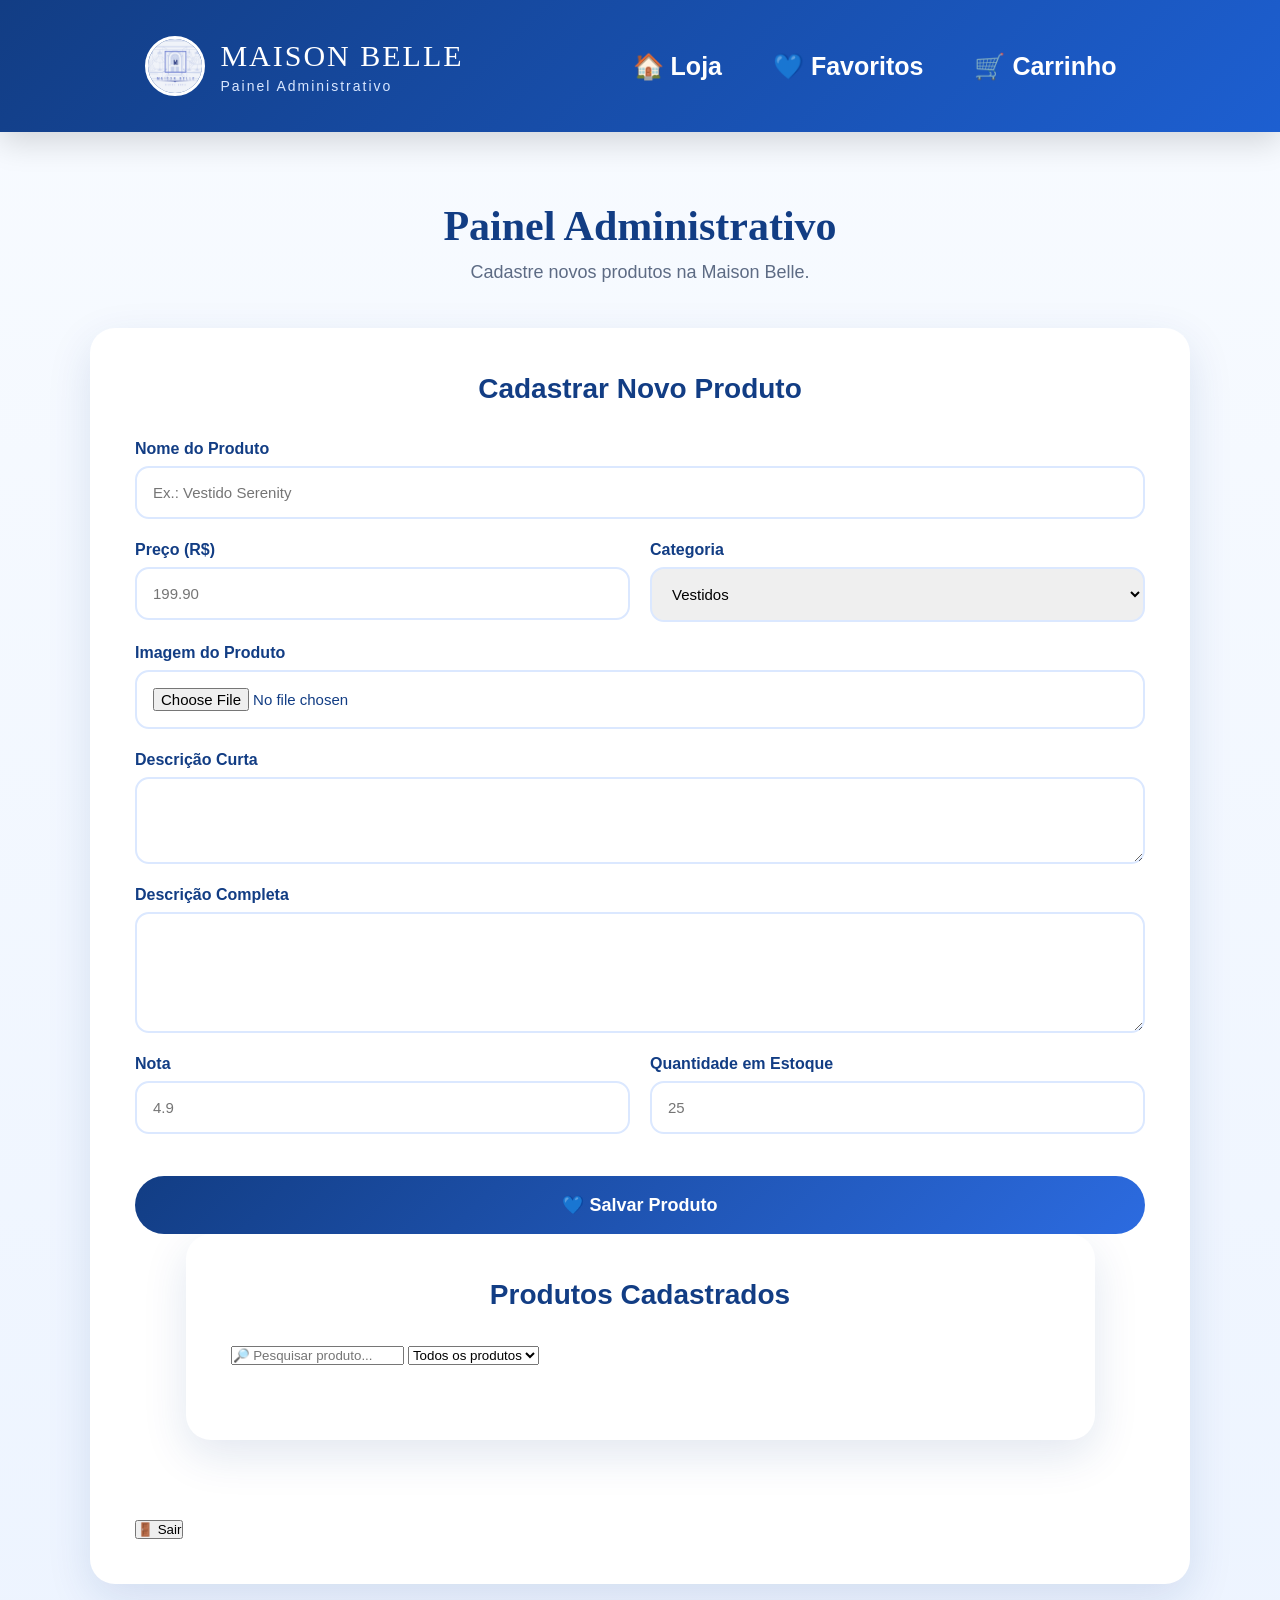
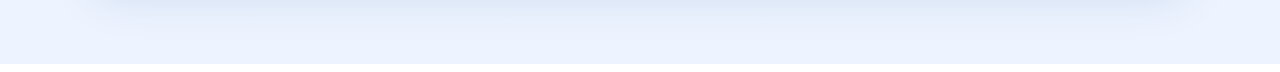
<file: admin.html>
<!DOCTYPE html>
<html lang="pt-BR">

<head>

    <meta charset="UTF-8">
    <meta name="viewport" content="width=device-width, initial-scale=1.0">

    <title>Painel Administrativo | Maison Belle</title>
<link rel="stylesheet" href="css/estilo.css">
<link rel="stylesheet" href="css/admin.css">

</head>

<body>

<header>

    <nav>

        <div class="logo">

            <img src="imagens/logo.png.png" alt="Maison Belle">

            <div>

                <h1>MAISON BELLE</h1>

                <p>Painel Administrativo</p>

            </div>

        </div>

        <div class="icones">

            <a href="index.html">🏠 Loja</a>

            <a href="favoritos.html">💙 Favoritos</a>

            <a href="carrinho.html">🛒 Carrinho</a>

        </div>

    </nav>

</header>

<section class="titulo-admin">

    <h2>Painel Administrativo</h2>

    <p>Cadastre novos produtos na Maison Belle.</p>

</section>

    <section class="painel">

<h3>Cadastrar Novo Produto</h3>

<form id="formProduto">

<div class="grupo">

<label>Nome do Produto</label>

<input
type="text"
id="nome"
placeholder="Ex.: Vestido Serenity"
required>

</div>

<div class="linha">

<div class="grupo">

<label>Preço (R$)</label>

<input
type="number"
id="preco"
step="0.01"
placeholder="199.90"
required>

</div>

<div class="grupo">

<label>Categoria</label>

<select id="categoria">

<option value="vestidos">Vestidos</option>

<option value="conjuntos">Conjuntos</option>

<option value="blusas">Blusas</option>

<option value="calcas">Calças</option>

<option value="shorts">Shorts</option>

</select>

</div>

</div>

<div class="grupo">
<label>Imagem do Produto</label>

<input
type="file"
id="imagemArquivo"
accept="image/*">
</div>

<div class="grupo">

<label>Descrição Curta</label>

<textarea
id="descricao"
rows="3"></textarea>

</div>

<div class="grupo">

<label>Descrição Completa</label>

<textarea
id="descricaoCompleta"
rows="5"></textarea>

</div>

<div class="linha">

<div class="grupo">

<label>Nota</label>

<input
type="number"
id="avaliacao"
step="0.1"
min="0"
max="5"
placeholder="4.9">

</div>

<div class="grupo">

<label>Quantidade em Estoque</label>

<input
type="number"
id="estoque"
placeholder="25">

</div>

</div>
<button
type="submit"
class="btn-salvar"
id="botaoSalvar">

💙 Salvar Produto

</button>


<button
type="button"
class="btn-cancelar"
id="botaoCancelar"
style="display:none;">

Cancelar Edição

</button>

</form>
<section class="painel lista-admin">

    <h3>
        Produtos Cadastrados
    </h3>

<input 
type="text"
id="pesquisaProduto"
placeholder="🔎 Pesquisar produto..."
>
<select id="filtroCategoria">

<option value="todos">
Todos os produtos
</option>

<option value="vestidos">
Vestidos
</option>

<option value="conjuntos">
Conjuntos
</option>

<option value="blusas">
Blusas
</option>

<option value="calcas">
Calças
</option>

<option value="shorts">
Shorts
</option>

</select>
    <div id="produtos-admin">

    </div>


</section>
<button id="sair">
🚪 Sair
</button>

<script src="js/produtos.js"></script>
<script type="module" src="js/admin.js"></script>
</body>

</html>
</file>
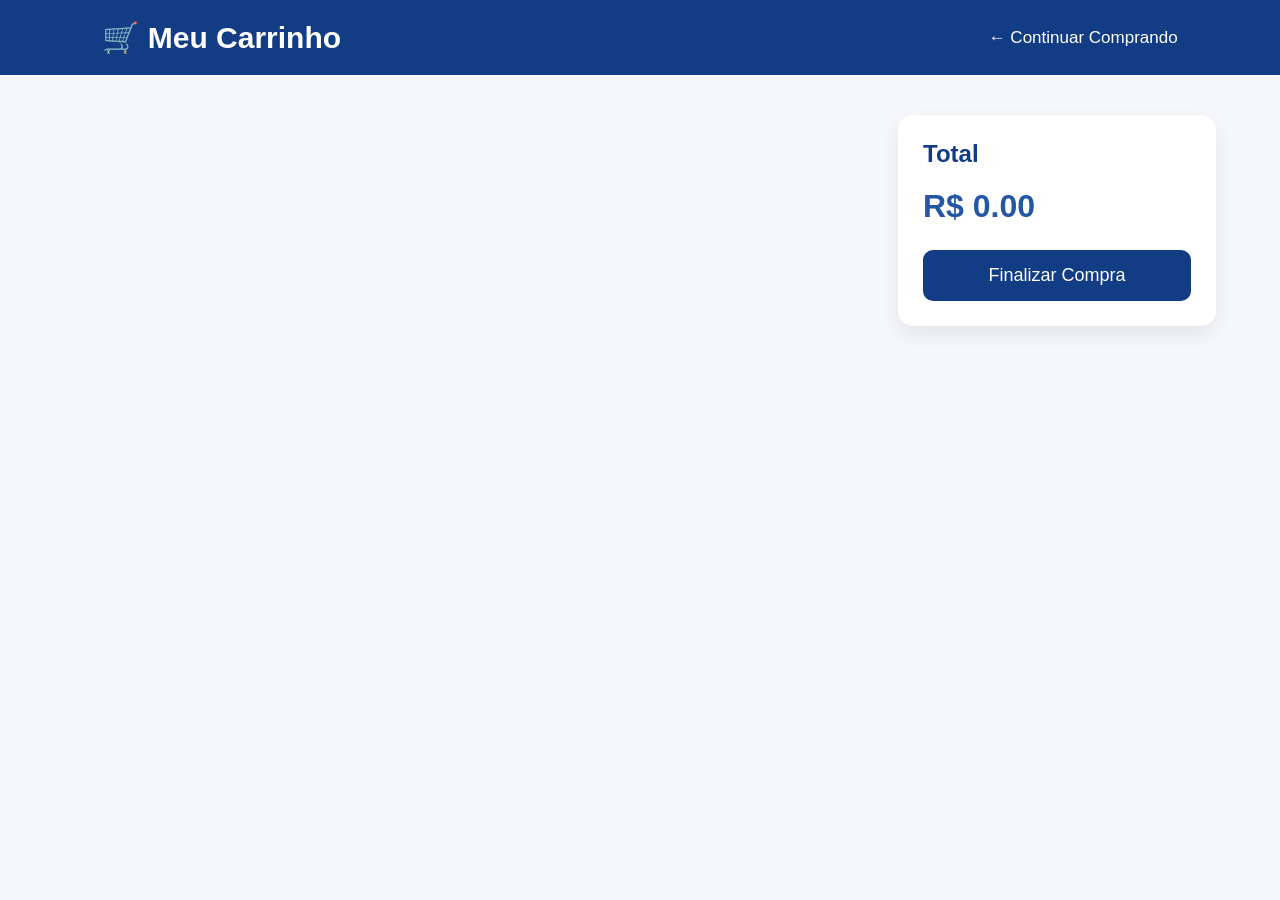
<file: carrinho.html>
<!DOCTYPE html>
<html lang="pt-BR">

<head>

    <meta charset="UTF-8">

    <meta name="viewport" content="width=device-width, initial-scale=1.0">

    <title>Meu Carrinho | Maison Belle</title>

    <link rel="stylesheet" href="css/carrinho.css">

</head>

<body onload="carregarCarrinho()">

<header>

    <h1>🛒 Meu Carrinho</h1>

    <a href="index.html" class="voltar">
        ← Continuar Comprando
    </a>

</header>

<main>

    <div id="listaCarrinho">

    </div>

    <div class="resumo">

        <h2>Total</h2>

        <h3 id="valorTotal">

            R$ 0,00

        </h3>

<button class="comprar" onclick="window.location.href='checkout.html'">

Finalizar Compra

</button>
    </div>

</main>

<script src="js/script.js"></script>

</body>

</html>
</file>
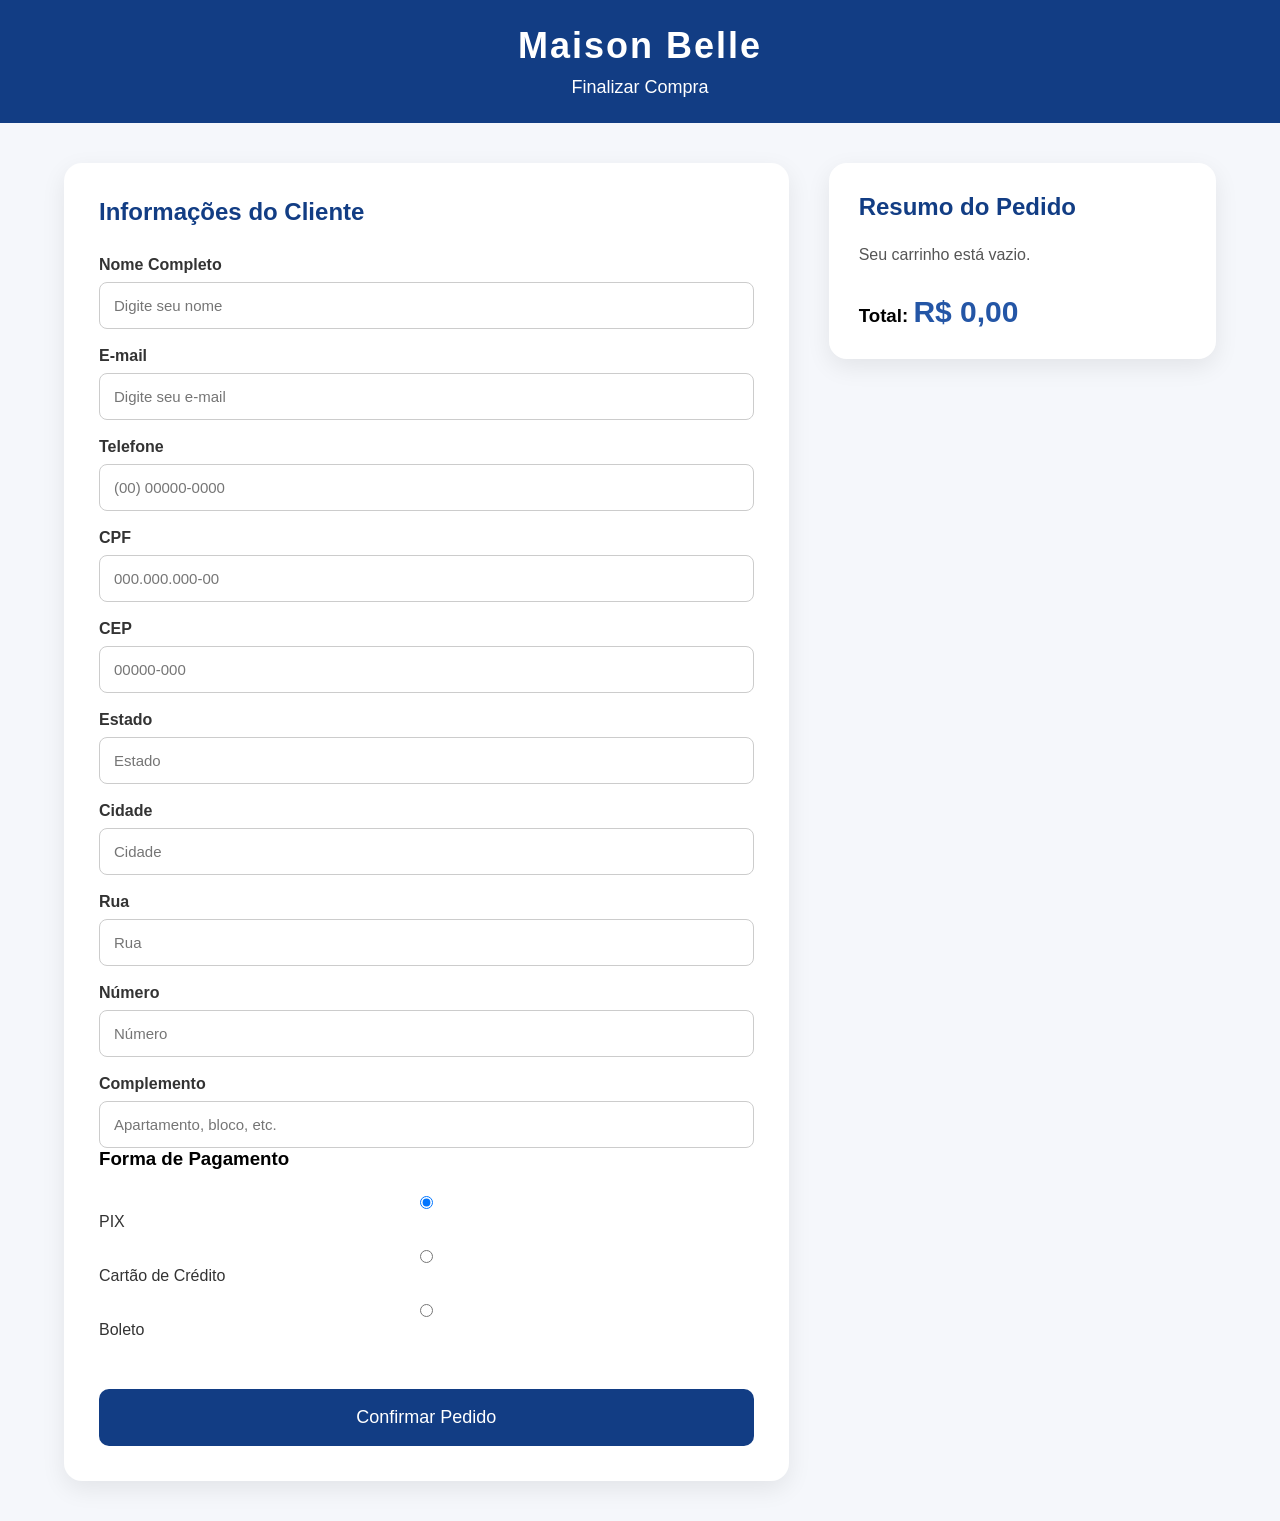
<file: checkout.html>
<!DOCTYPE html>
<html lang="pt-BR">

<head>

    <meta charset="UTF-8">

    <meta name="viewport" content="width=device-width, initial-scale=1.0">

    <title>Checkout | Maison Belle</title>

    <link rel="stylesheet" href="css/checkout.css">

</head>

<body>

<header class="topo">

    <h1>Maison Belle</h1>

    <p>Finalizar Compra</p>

</header>

<div class="checkout">

    <div class="formulario">

        <h2>Informações do Cliente</h2>

        <form action="pedido-confirmado.html">

            <label>Nome Completo</label>
            <input type="text" placeholder="Digite seu nome" required>

            <label>E-mail</label>
            <input type="email" placeholder="Digite seu e-mail" required>

            <label>Telefone</label>
            <input type="tel" placeholder="(00) 00000-0000" required>

            <label>CPF</label>
            <input type="text" placeholder="000.000.000-00" required>

            <label>CEP</label>
            <input type="text" placeholder="00000-000" required>

            <label>Estado</label>
            <input type="text" placeholder="Estado" required>

            <label>Cidade</label>
            <input type="text" placeholder="Cidade" required>

            <label>Rua</label>
            <input type="text" placeholder="Rua" required>

            <label>Número</label>
            <input type="text" placeholder="Número" required>

            <label>Complemento</label>
            <input type="text" placeholder="Apartamento, bloco, etc.">

            <h3>Forma de Pagamento</h3>

            <div class="pagamento">

                <label>
                    <input type="radio" name="pagamento" checked>
                    PIX
                </label>

                <label>
                    <input type="radio" name="pagamento">
                    Cartão de Crédito
                </label>

                <label>
                    <input type="radio" name="pagamento">
                    Boleto
                </label>

            </div>

            <button type="submit">

                Confirmar Pedido

            </button>

        </form>

    </div>

    <div class="resumo">

        <h2>Resumo do Pedido</h2>

        <div id="resumoPedido">

            Os produtos aparecerão aqui.

        </div>

        <h3>

            Total:

            <span id="totalPedido">

                R$ 0,00

            </span>

        </h3>

    </div>

</div>

<script src="js/checkout.js"></script>

</body>

</html>
</file>
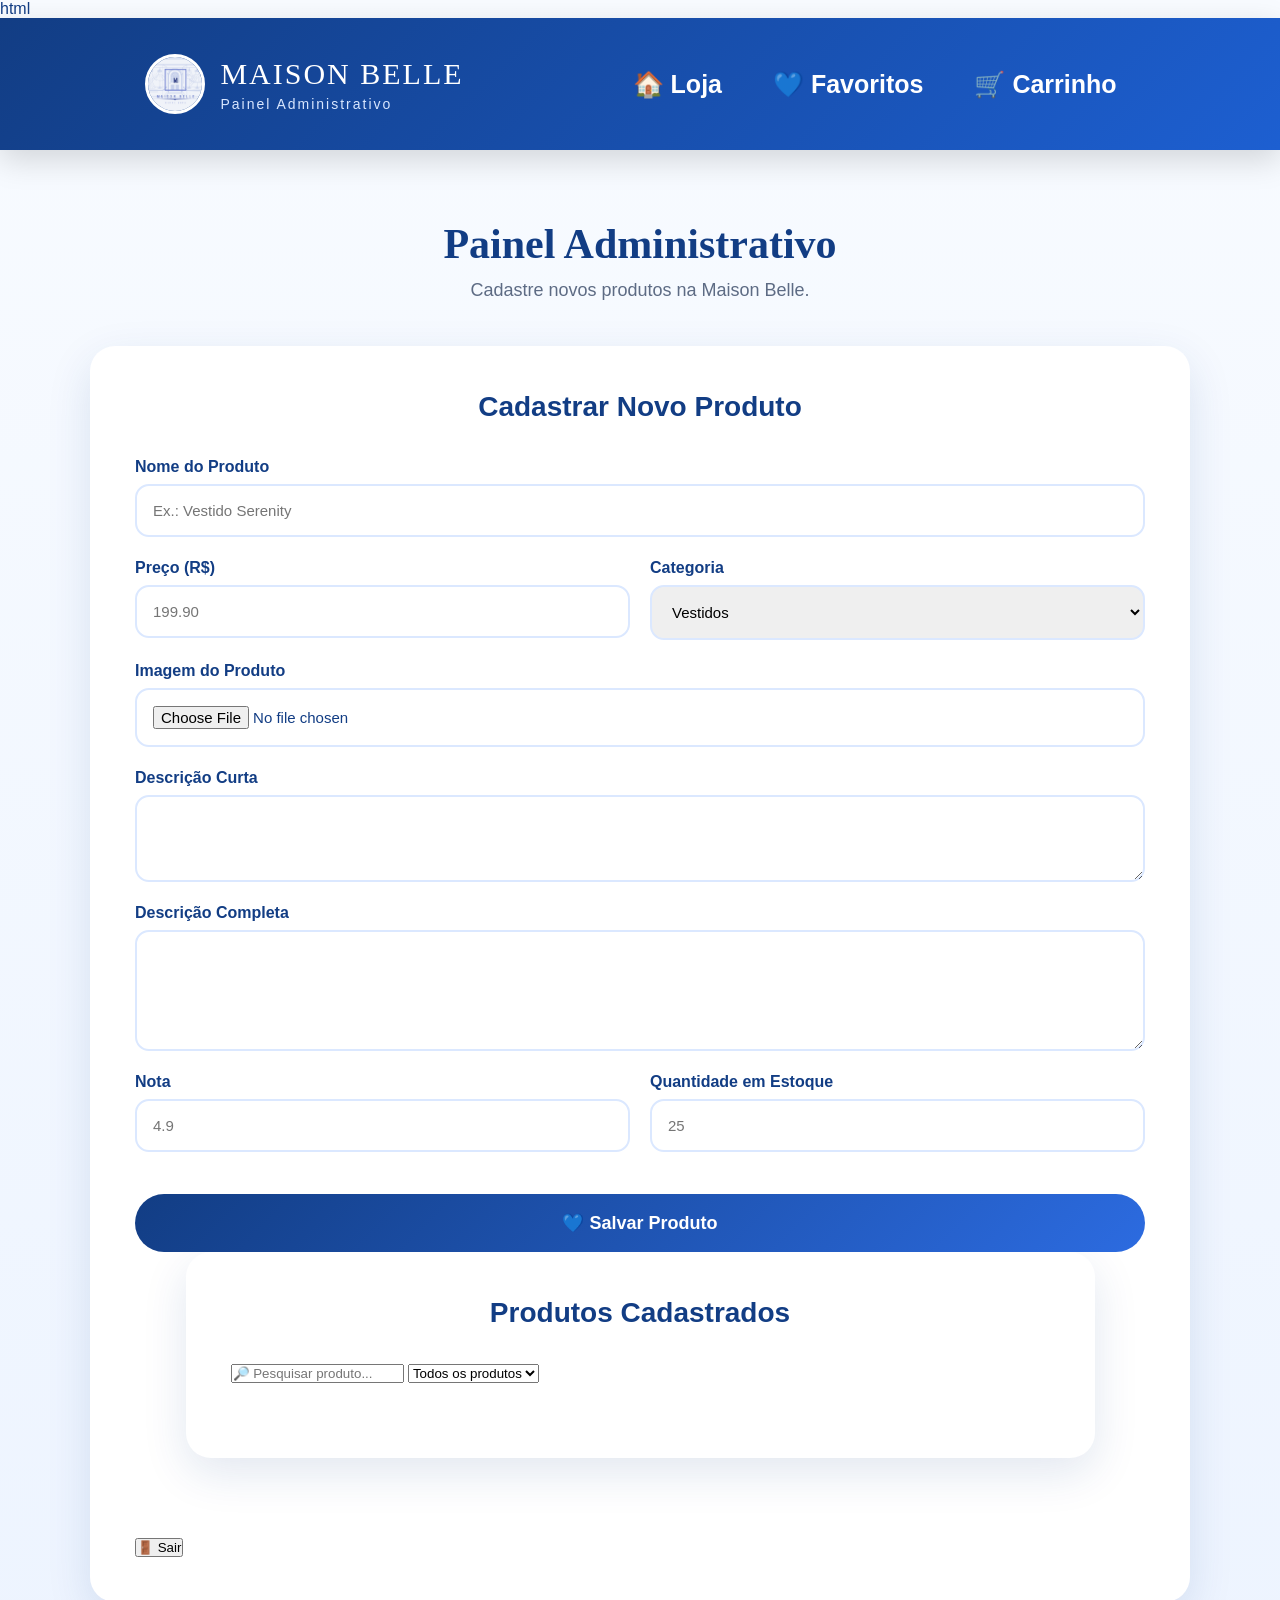
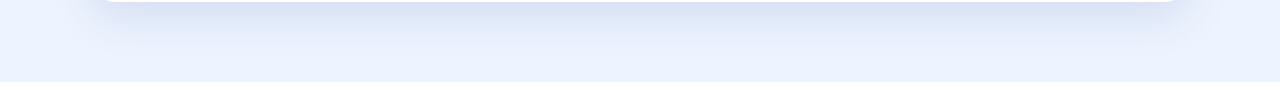
<file: maison belle/index/admin.html>
html<!DOCTYPE html>
<html lang="pt-BR">

<head>

    <meta charset="UTF-8">
    <meta name="viewport" content="width=device-width, initial-scale=1.0">

    <title>Painel Administrativo | Maison Belle</title>
<link rel="stylesheet" href="/css/estilo.css">
<link rel="stylesheet" href="/css/admin.css">

</head>

<body>

<header>

    <nav>

        <div class="logo">

           <img src="/imagens/logo.png.png" alt="Maison Belle">

            <div>

                <h1>MAISON BELLE</h1>

                <p>Painel Administrativo</p>

            </div>

        </div>

        <div class="icones">

            <a href="index.html">🏠 Loja</a>

            <a href="favoritos.html">💙 Favoritos</a>

            <a href="carrinho.html">🛒 Carrinho</a>

        </div>

    </nav>

</header>

<section class="titulo-admin">

    <h2>Painel Administrativo</h2>

    <p>Cadastre novos produtos na Maison Belle.</p>

</section>

    <section class="painel">

<h3>Cadastrar Novo Produto</h3>

<form id="formProduto">

<div class="grupo">

<label>Nome do Produto</label>

<input
type="text"
id="nome"
placeholder="Ex.: Vestido Serenity"
required>

</div>

<div class="linha">

<div class="grupo">

<label>Preço (R$)</label>

<input
type="number"
id="preco"
step="0.01"
placeholder="199.90"
required>

</div>

<div class="grupo">

<label>Categoria</label>

<select id="categoria">

<option value="vestidos">Vestidos</option>

<option value="conjuntos">Conjuntos</option>

<option value="blusas">Blusas</option>

<option value="calcas">Calças</option>

<option value="shorts">Shorts</option>

</select>

</div>

</div>

<div class="grupo">
<label>Imagem do Produto</label>

<input
type="file"
id="imagemArquivo"
accept="image/*">
</div>

<div class="grupo">

<label>Descrição Curta</label>

<textarea
id="descricao"
rows="3"></textarea>

</div>

<div class="grupo">

<label>Descrição Completa</label>

<textarea
id="descricaoCompleta"
rows="5"></textarea>

</div>

<div class="linha">

<div class="grupo">

<label>Nota</label>

<input
type="number"
id="avaliacao"
step="0.1"
min="0"
max="5"
placeholder="4.9">

</div>

<div class="grupo">

<label>Quantidade em Estoque</label>

<input
type="number"
id="estoque"
placeholder="25">

</div>

</div>
<button
type="submit"
class="btn-salvar"
id="botaoSalvar">

💙 Salvar Produto

</button>


<button
type="button"
class="btn-cancelar"
id="botaoCancelar"
style="display:none;">

Cancelar Edição

</button>

</form>
<section class="painel lista-admin">

    <h3>
        Produtos Cadastrados
    </h3>

<input 
type="text"
id="pesquisaProduto"
placeholder="🔎 Pesquisar produto..."
>
<select id="filtroCategoria">

<option value="todos">
Todos os produtos
</option>

<option value="vestidos">
Vestidos
</option>

<option value="conjuntos">
Conjuntos
</option>

<option value="blusas">
Blusas
</option>

<option value="calcas">
Calças
</option>

<option value="shorts">
Shorts
</option>

</select>
    <div id="produtos-admin">

    </div>


</section>
<button id="sair">
🚪 Sair
</button>

<script src="/js/produtos.js"></script>
<script type="module" src="/js/admin.js"></script>
</body>

</html>
</file>
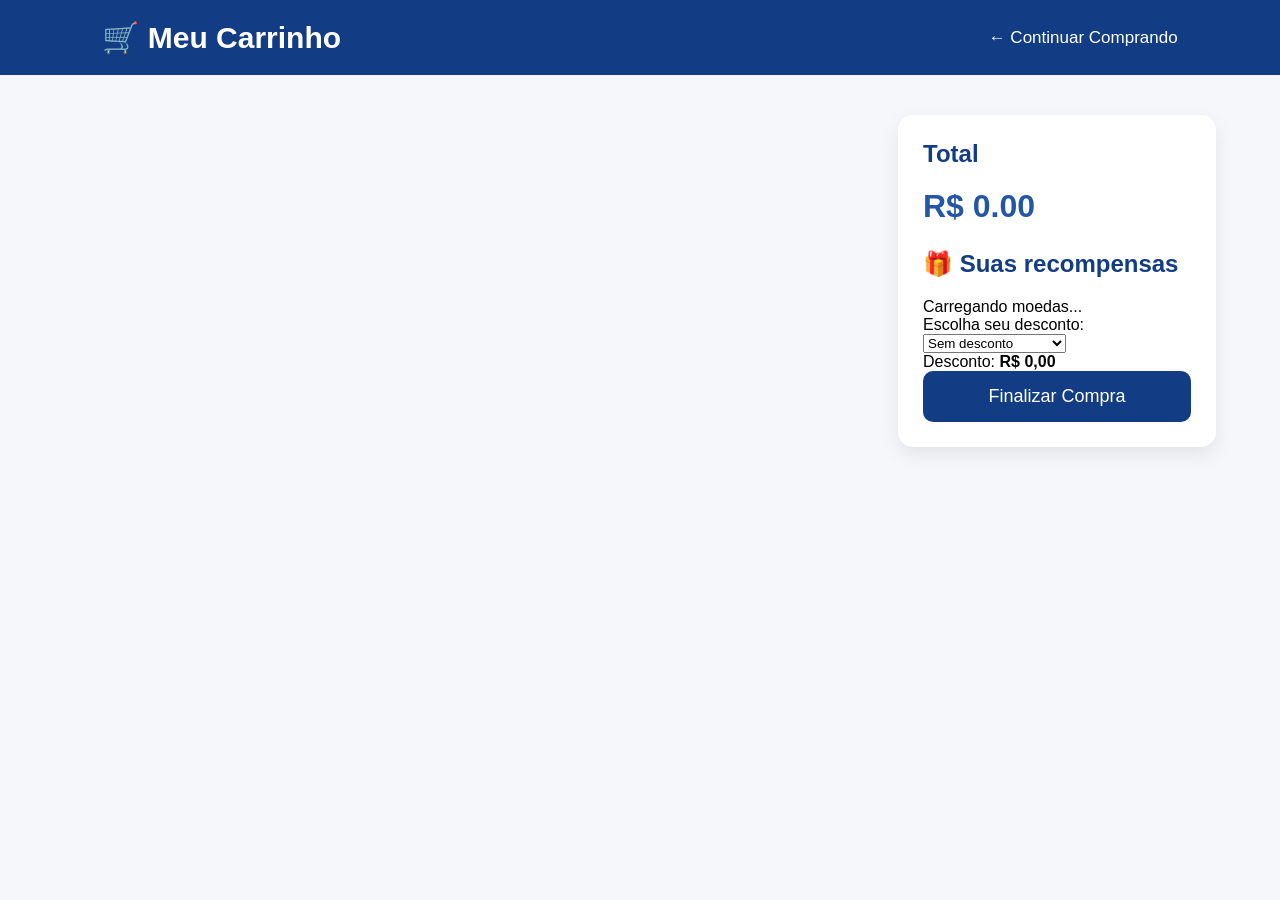
<file: maison belle/index/carrinho.html>
<!DOCTYPE html>
<html lang="pt-BR">

<head>

    <meta charset="UTF-8">

    <meta name="viewport" content="width=device-width, initial-scale=1.0">

    <title>Meu Carrinho | Maison Belle</title>

   <link rel="stylesheet" href="/css/carrinho.css">

</head>

<body onload="carregarCarrinho()">

<header>

    <h1>🛒 Meu Carrinho</h1>

    <a href="index.html" class="voltar">
        ← Continuar Comprando
    </a>

</header>

<main>

    <div id="listaCarrinho">

    </div>

    <div class="resumo">

        <h2>Total</h2>

        <h3 id="valorTotal">

            R$ 0,00

        </h3>

<div class="recompensas">
    <h2>🎁 Suas recompensas</h2>

    <p id="saldo-recompensas">Carregando moedas...</p>

    <label for="recompensa">Escolha seu desconto:</label>

    <select id="recompensa" onchange="aplicarRecompensa()">
        <option value="0">Sem desconto</option>
        <option value="10">10% — 100 moedas</option>
        <option value="15">15% — 200 moedas</option>
        <option value="20">20% — 300 moedas</option>
        <option value="25">25% — 400 moedas</option>
        <option value="30">30% — 500 moedas</option>
    </select>

    <p id="mensagem-recompensa"></p>
    <p>Desconto: <strong id="valorDesconto">R$ 0,00</strong></p>
</div>

<button class="comprar" onclick="window.location.href='checkout.html'">

Finalizar Compra

</button>

    </div>

</main>

<script src="/js/script.js"></script>

</body>

</html>
</file>
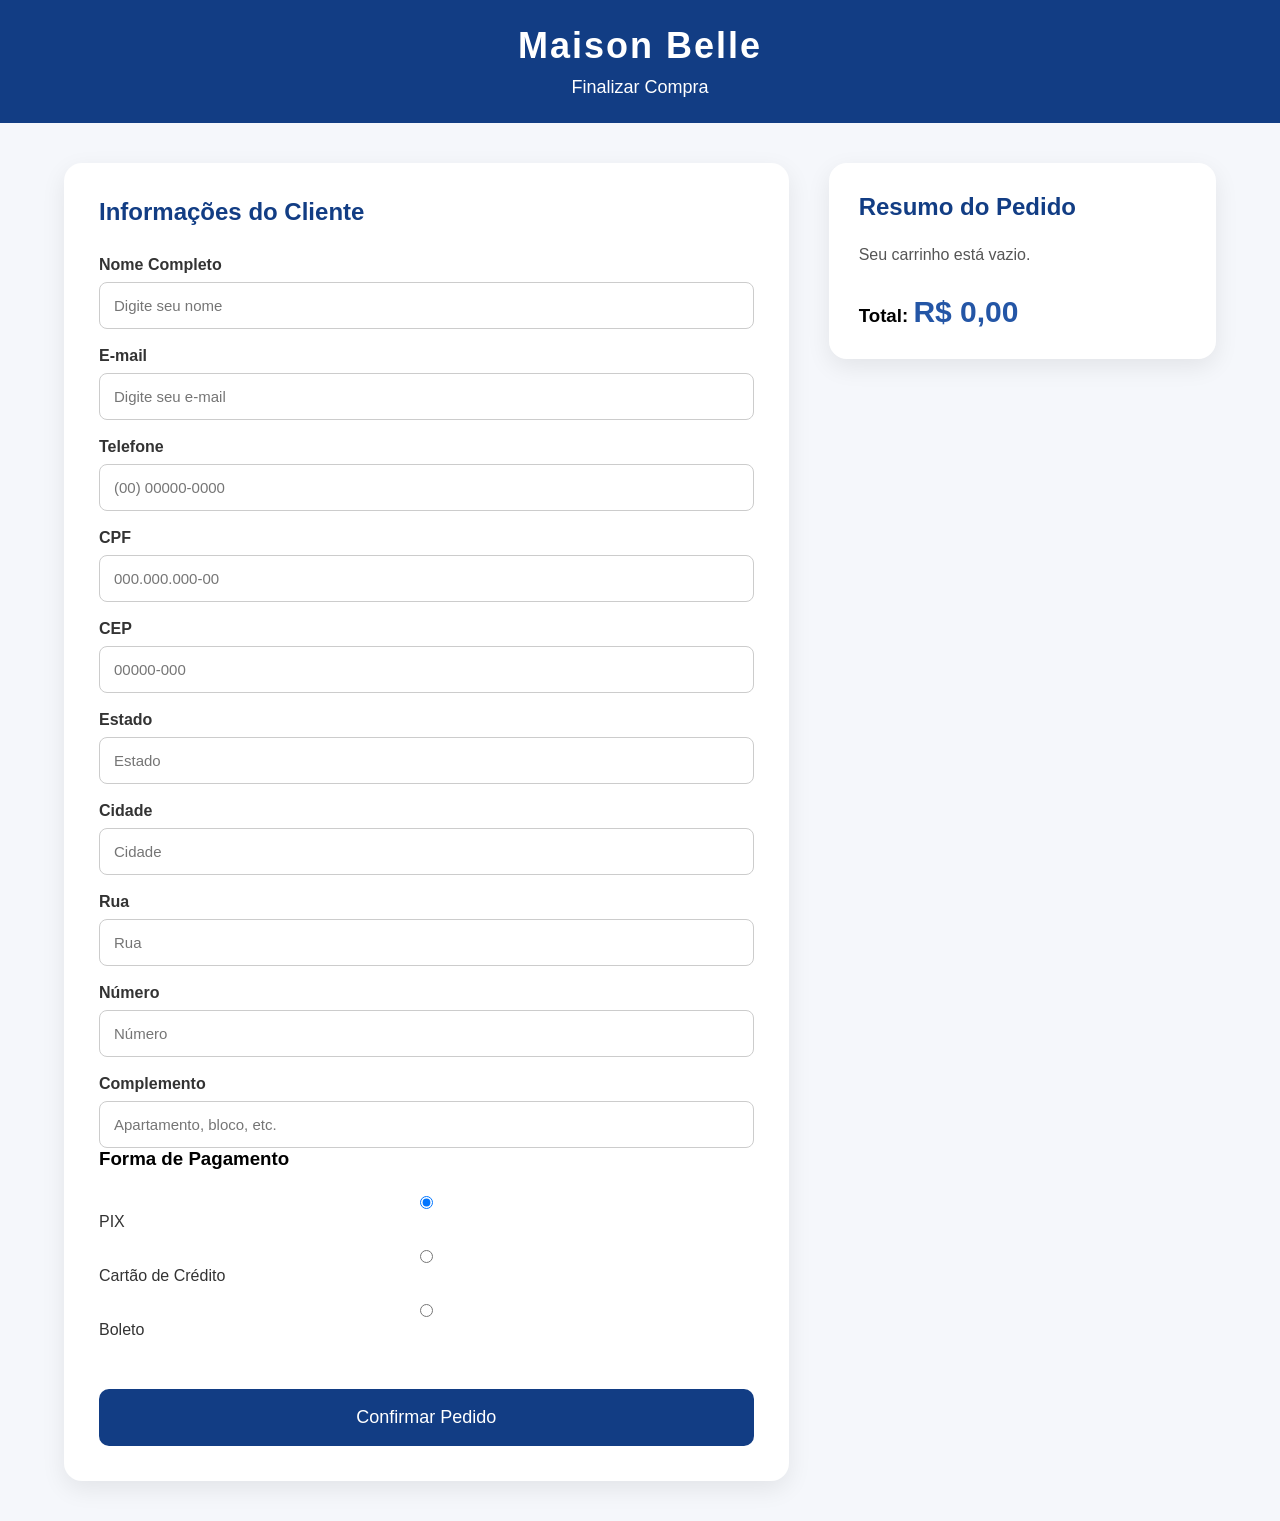
<file: maison belle/index/checkout.html>
<!DOCTYPE html>
<html lang="pt-BR">

<head>

    <meta charset="UTF-8">

    <meta name="viewport" content="width=device-width, initial-scale=1.0">

    <title>Checkout | Maison Belle</title>

 <link rel="stylesheet" href="/css/checkout.css">

</head>

<body>

<header class="topo">

    <h1>Maison Belle</h1>

    <p>Finalizar Compra</p>

</header>

<div class="checkout">

    <div class="formulario">

        <h2>Informações do Cliente</h2>

        <form action="pedido-confirmado.html">

            <label>Nome Completo</label>
            <input type="text" placeholder="Digite seu nome" required>

            <label>E-mail</label>
            <input type="email" placeholder="Digite seu e-mail" required>

            <label>Telefone</label>
            <input type="tel" placeholder="(00) 00000-0000" required>

            <label>CPF</label>
            <input type="text" placeholder="000.000.000-00" required>

            <label>CEP</label>
            <input type="text" placeholder="00000-000" required>

            <label>Estado</label>
            <input type="text" placeholder="Estado" required>

            <label>Cidade</label>
            <input type="text" placeholder="Cidade" required>

            <label>Rua</label>
            <input type="text" placeholder="Rua" required>

            <label>Número</label>
            <input type="text" placeholder="Número" required>

            <label>Complemento</label>
            <input type="text" placeholder="Apartamento, bloco, etc.">

            <h3>Forma de Pagamento</h3>

            <div class="pagamento">

                <label>
                    <input type="radio" name="pagamento" checked>
                    PIX
                </label>

                <label>
                    <input type="radio" name="pagamento">
                    Cartão de Crédito
                </label>

                <label>
                    <input type="radio" name="pagamento">
                    Boleto
                </label>

            </div>

            <button type="submit">

                Confirmar Pedido

            </button>

        </form>

    </div>

    <div class="resumo">

        <h2>Resumo do Pedido</h2>

        <div id="resumoPedido">

            Os produtos aparecerão aqui.

        </div>

        <h3>

            Total:

            <span id="totalPedido">

                R$ 0,00

            </span>

        </h3>

    </div>

</div>

<script src="/js/checkout.js"></script>

</body>

</html>
</file>
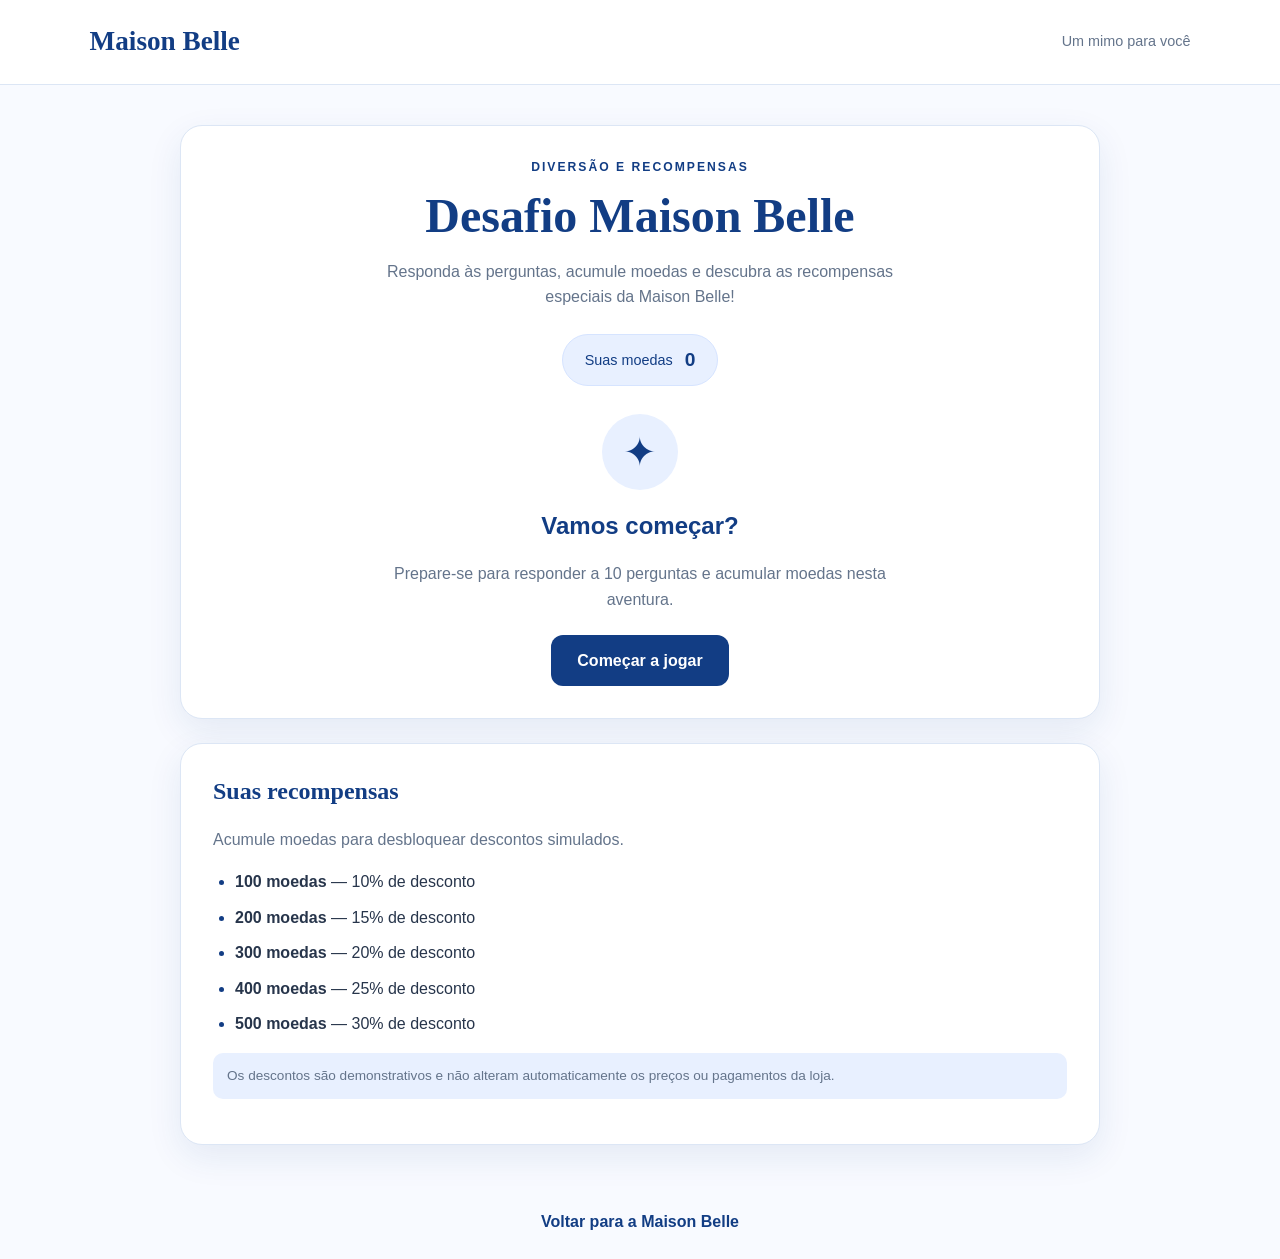
<file: maison belle/index/jogo.html>
<!DOCTYPE html>
<html lang="pt-BR">
<head>
    <meta charset="UTF-8">
    <meta name="viewport" content="width=device-width, initial-scale=1.0">

    <title>Jogo Maison Belle</title>

    <link rel="stylesheet" href="../css/jogo.css">
    <script src="../js/jogo.js" defer></script>
</head>

<body>
    <header class="cabecalho">
        <a class="logo" href="index.html">Maison Belle</a>
        <span class="subtitulo">Um mimo para você</span>
    </header>

    <main class="conteudo">
        <section class="cartao-jogo">
            <p class="etiqueta">DIVERSÃO E RECOMPENSAS</p>

            <h1>Desafio Maison Belle</h1>

            <p class="descricao">
                Responda às perguntas, acumule moedas e descubra
                as recompensas especiais da Maison Belle!
            </p>

            <div class="painel-moedas">
                <span>Suas moedas</span>
                <strong id="moedas">0</strong>
            </div>

            <div id="inicio-jogo">
                <div class="icone-jogo" aria-hidden="true">✦</div>

                <h2>Vamos começar?</h2>

                <p>
                    Prepare-se para responder a 10 perguntas
                    e acumular moedas nesta aventura.
                </p>

                <button id="botao-comecar" type="button">
                    Começar a jogar
                </button>
            </div>

            <div id="area-pergunta" hidden>
                <p id="progresso"></p>
                <h2 id="pergunta"></h2>
                <div id="alternativas"></div>
                <p id="mensagem" aria-live="polite"></p>

                <button id="botao-proximo" type="button" hidden>
                    Próxima pergunta
                </button>
            </div>

            <div id="resultado" hidden>
                <h2>Parabéns por jogar!</h2>
                <p id="resumo-final"></p>
                <button id="botao-reiniciar" type="button">
                    Jogar novamente
                </button>
            </div>
        </section>

        <section class="recompensas">
            <h2>Suas recompensas</h2>
            <p>Acumule moedas para desbloquear descontos simulados.</p>

            <ul>
                <li><strong>100 moedas</strong> — 10% de desconto</li>
                <li><strong>200 moedas</strong> — 15% de desconto</li>
                <li><strong>300 moedas</strong> — 20% de desconto</li>
                <li><strong>400 moedas</strong> — 25% de desconto</li>
                <li><strong>500 moedas</strong> — 30% de desconto</li>
            </ul>

            <p class="aviso">
                Os descontos são demonstrativos e não alteram
                automaticamente os preços ou pagamentos da loja.
            </p>
        </section>
    </main>

    <footer class="rodape">
        <a href="index.html">Voltar para a Maison Belle</a>
    </footer>
</body>
</html>
</file>
<file: css/estilo.css>
/* ==========================
RESET GERAL
========================== */

*{

    margin:0;

    padding:0;

    box-sizing:border-box;

}


body{

    font-family:Arial, Helvetica, sans-serif;

    background:#ffffff;

    color:#123D84;

}



/* ==========================
HEADER
========================== */


header{

    width:100%;

    background:#123D84;

    padding:18px 8%;

    position:sticky;

    top:0;

    z-index:999;

    box-shadow:0 5px 20px rgba(0,0,0,.15);

}



nav{

    display:flex;

    justify-content:space-between;

    align-items:center;

    gap:30px;

}




.logo{

    display:flex;

    align-items:center;

    gap:15px;

}



.logo img{

    width:85px;

    height:85px;

    border-radius:50%;

    object-fit:cover;

}




.logo h1{

    color:white;

    font-size:38px;

    letter-spacing:5px;

    font-family:Georgia, 'Times New Roman', serif;

    font-weight:normal;

}



.logo p{

    color:#D6E6FF;

    font-size:14px;

    letter-spacing:2px;

    margin-top:5px;

}




.menu{

    display:flex;

    list-style:none;

    gap:35px;

}



.menu a{

    color:white;

    text-decoration:none;

    font-size:17px;

    padding:10px;

    position:relative;

    transition:.3s;

}



.menu a::after{

    content:"";

    position:absolute;

    width:0%;

    height:2px;

    background:white;

    left:0;

    bottom:-5px;

    transition:.3s;

}



.menu a:hover{

    color:#D6E6FF;

}



.menu a:hover::after{

    width:100%;

}





/* PESQUISA */

.pesquisa{

    flex:1;

    display:flex;

    justify-content:center;

}



.pesquisa input{

    width:100%;

    max-width:550px;

    padding:13px 20px;

    border:none;

    border-radius:30px;

    outline:none;

    font-size:15px;

}





/* ICONES */

.icones{

    display:flex;

    align-items:center;

    gap:25px;

}



.icones a{

    color:white;

    text-decoration:none;

    font-size:25px;

    position:relative;

}



#contador{

    position:absolute;

    background:#ff2d55;

    color:white;

    width:22px;

    height:22px;

    border-radius:50%;

    display:flex;

    justify-content:center;

    align-items:center;

    font-size:12px;

    font-weight:bold;

}

#contador-favoritos{

    position:absolute;

    background:#ff2d55;

    color:white;

    width:22px;

    height:22px;

    border-radius:50%;

    display:flex;

    justify-content:center;

    align-items:center;

    font-size:12px;

    font-weight:bold;

    top:-10px;

    right:-12px;

}





/* ==========================
HERO
========================== */


.hero{

    display:flex;

    justify-content:space-between;

    align-items:center;

    padding:80px 8%;

    min-height:650px;

    background:

    linear-gradient(135deg,#123D84,#2C6BE0,#ffffff);

    overflow:hidden;

}





.hero-texto{

    max-width:600px;

    animation:subir 1s ease;

}



.novidade{

    display:inline-block;

    background:white;

    color:#123D84;

    padding:8px 18px;

    border-radius:30px;

    font-weight:bold;

    margin-bottom:25px;

}




.hero h2{

    font-size:58px;

    color:white;

    line-height:1.2;

    margin-bottom:20px;

}




.hero p{

    font-size:20px;

    color:white;

    line-height:1.8;

    margin-bottom:40px;

}





.hero-botoes{

    display:flex;

    gap:20px;

}





.btn-principal{

    background:white;

    color:#123D84;

    padding:18px 35px;

    border-radius:40px;

    text-decoration:none;

    font-weight:bold;

    transition:.4s;

}



.btn-principal:hover{

    transform:translateY(-5px);

}





.btn-secundario{

    border:2px solid white;

    color:white;

    padding:18px 35px;

    border-radius:40px;

    text-decoration:none;

    transition:.4s;

}



.btn-secundario:hover{

    background:white;

    color:#123D84;

}






.hero-imagem{

    flex:1;

    display:flex;

    justify-content:center;

}





.hero-imagem img{

    width:500px;

    max-width:100%;

    animation:flutuar 4s infinite ease-in-out;

}







/* ==========================
ANIMAÇÕES
========================== */


@keyframes flutuar{


0%{

transform:translateY(0);

}


50%{

transform:translateY(-15px);

}


100%{

transform:translateY(0);

}


}




@keyframes subir{


from{

opacity:0;

transform:translateY(40px);

}



to{

opacity:1;

transform:translateY(0);

}


}
/* ==========================
CATEGORIAS
========================== */


.categorias{

    display:flex;

    justify-content:center;

    flex-wrap:wrap;

    gap:18px;

    padding:40px 8%;

    background:white;

}



.categorias button{

    padding:14px 28px;

    border:none;

    border-radius:35px;

    background:#E8F0FF;

    color:#123D84;

    font-size:16px;

    font-weight:bold;

    cursor:pointer;

    transition:.3s;

}



.categorias button:hover{

    background:#123D84;

    color:white;

    transform:translateY(-3px);

}



.categorias .ativo{

    background:#123D84;

    color:white;

}





/* ==========================
LISTA DE PRODUTOS
========================== */


.produtos{

    width:90%;

    max-width:1400px;

    margin:40px auto;

    display:grid;

    grid-template-columns:repeat(4,1fr);

    gap:25px;

}





/* ==========================
CARD PRODUTO
========================== */


.produto{

    width:100%;

    background:#f5faff;

    border-radius:18px;

    overflow:hidden;

    text-align:center;

    box-shadow:0 8px 25px rgba(15,76,129,.15);

    transition:.4s;

    position:relative;

}



.produto:hover{

    transform:translateY(-8px);

    box-shadow:0 15px 35px rgba(0,0,0,.15);

}






.produto img{

    width:100%;

    height:430px;

    object-fit:cover;

    object-position:center top;

    display:block;

    transition:.4s;

}



.produto:hover img{

    transform:scale(1.05);

}





/* ==========================
TOPO DO CARD
========================== */


.topo-card{

    position:absolute;

    top:0;

    left:0;

    width:100%;

    padding:15px;

    display:flex;

    justify-content:space-between;

    z-index:5;

}




.novo{

    background:#123D84;

    color:white;

    padding:6px 15px;

    border-radius:20px;

    font-size:13px;

    font-weight:bold;

}





.favorito{

    width:40px;

    height:40px;

    border:none;

    border-radius:50%;

    background:white;

    font-size:22px;

    cursor:pointer;

    box-shadow:0 5px 15px rgba(0,0,0,.15);

    transition:.3s;

}



.favorito:hover{

    background:#ff2d55;

    color:white;

}

/* ==========================
FAVORITOS
========================== */

.favorito{

    position:absolute;

    top:15px;

    right:15px;

    width:42px;

    height:42px;

    border:none;

    border-radius:50%;

    background:white;

    font-size:22px;

    cursor:pointer;

    box-shadow:0 5px 15px rgba(0,0,0,.15);

    transition:.3s;

    z-index:20;

}

.favorito:hover{

    transform:scale(1.1);

}

.favorito.ativo{

    color:#123D84;

}

/* NOTIFICAÇÃO DE FAVORITOS */

.notificacao-favorito {
    position: fixed;
    top: 90px;
    right: 25px;
    background: white;
    color: #1b3a6f;
    padding: 16px 22px;
    border-radius: 12px;
    box-shadow: 0 8px 25px rgba(0,0,0,0.15);
    font-size: 15px;
    font-weight: 600;
    z-index: 9999;
    transform: translateX(120%);
    transition: 0.4s ease;
    border-left: 5px solid #4a90e2;
}

.notificacao-favorito.ativa {
    transform: translateX(0);
}

.notificacao-favorito span {
    color: #4a90e2;
}

.titulo-favoritos{

    text-align:center;
    margin:50px 0 30px;

}


.titulo-favoritos h2{

    color:#1b3a6f;
    font-size:32px;

}



.favoritos-vazio{

    width:100%;
    text-align:center;
    padding:80px 20px;

}


.favoritos-vazio h3{

    color:#1b3a6f;

}
/* ==========================
INFORMAÇÕES DO PRODUTO
========================== */


.info-produto{

    padding:20px;

}




.produto h3{

    color:#173B7A;

    font-size:22px;

    margin:15px 10px;

    font-family:Georgia,serif;

}




.preco{

    color:#2456A6;

    font-size:26px;

    font-weight:bold;

    margin-bottom:10px;

}



.parcelamento{

    color:#666;

    font-size:14px;

}





.descricao{

    color:#666;

    font-size:15px;

    line-height:1.7;

    padding:0 15px;

}




.estoque{

    color:#2E7D32;

    font-weight:bold;

    margin:10px;

}





/* ==========================
AVALIAÇÃO
========================== */


.avaliacao{

    color:#FFD700;

    font-size:18px;

    margin:15px 0;

}



.avaliacao span{

    color:#666;

    font-size:14px;

    margin-left:8px;

}





/* ==========================
TAMANHOS
========================== */


.tamanhos{

    display:flex;

    justify-content:center;

    gap:10px;

    flex-wrap:wrap;

    margin:20px;

}



.tamanhos button{

    width:40px;

    height:40px;

    border-radius:50%;

    border:1px solid #ccc;

    background:white;

    cursor:pointer;

    transition:.3s;

}



.tamanhos button:hover{

    background:#123D84;

    color:white;

}





/* ==========================
DESCRIÇÃO EXPANSÍVEL
========================== */


.mais-informacoes{

    margin:15px;

}



.mais-informacoes summary{

    cursor:pointer;

    color:#1E4FAE;

    font-weight:bold;

}



.mais-informacoes p{

    color:#666;

    line-height:1.7;

    margin:15px;

}



.detalhes{

    list-style:none;

    padding:15px;

}



.detalhes li{

    margin-bottom:8px;

    color:#555;

}





/* ==========================
AÇÕES DO PRODUTO
========================== */


.acoes-produto{

    display:flex;

    flex-direction:column;

    gap:12px;

    padding:20px;

}




.tamanho{

    padding:10px;

    border-radius:8px;

    border:1px solid #ccc;

}





.quantidade{

    display:flex;

    justify-content:center;

    align-items:center;

    gap:15px;

}



.quantidade button{

    width:35px;

    height:35px;

    border:none;

    background:#123D84;

    color:white;

    border-radius:50%;

    cursor:pointer;

}



.quantidade span{

    font-weight:bold;

}




/* BOTÃO CARRINHO */


.carrinho{

    padding:14px;

    border:none;

    border-radius:8px;

    background:#1E4FAE;

    color:white;

    cursor:pointer;

    transition:.3s;

}



.carrinho:hover{

    background:#163D82;

}





/* BOTÃO COMPRAR */


.comprar{

    padding:14px;

    border:none;

    border-radius:8px;

    background:#0C7A43;

    color:white;

    cursor:pointer;

    transition:.3s;

}



.comprar:hover{

    background:#096737;

}
/* ==========================
PÁGINA INDIVIDUAL DO PRODUTO
========================== */


.pagina-produto{

    width:90%;

    max-width:1400px;

    margin:50px auto;

}




.produto-detalhes{

    display:grid;

    grid-template-columns:1fr 1fr;

    gap:50px;

    align-items:start;

}




/* GALERIA */


.galeria{

    width:100%;

}



.imagem-principal{

    width:100%;

    height:650px;

    object-fit:cover;

    border-radius:20px;

}





.miniaturas{

    display:flex;

    gap:15px;

    margin-top:20px;

}



.miniaturas img{

    width:90px;

    height:90px;

    object-fit:cover;

    border-radius:10px;

    cursor:pointer;

    transition:.3s;

}



.miniaturas img:hover{

    transform:scale(1.05);

}






/* INFORMAÇÕES */


.informacoes-produto h1{

    font-family:Georgia,serif;

    font-size:40px;

    color:#123D84;

    margin-bottom:20px;

}



.informacoes-produto h2{

    font-size:35px;

    color:#2456A6;

    margin:20px 0;

}





.descricao-produto{

    color:#666;

    font-size:17px;

    line-height:1.8;

    margin:25px 0;

}





.opcao{

    margin:25px 0;

}



.opcao h3{

    color:#123D84;

    margin-bottom:15px;

}





.cor{

    padding:12px 25px;

    border-radius:30px;

    border:2px solid #123D84;

    background:white;

    cursor:pointer;

}





/* FRETE */


.frete{

    margin:30px 0;

}



.frete input{

    padding:15px;

    border-radius:10px;

    border:1px solid #ccc;

    width:220px;

}



.frete button{

    padding:15px 25px;

    border:none;

    border-radius:10px;

    background:#123D84;

    color:white;

    cursor:pointer;

}





.frete p{

    color:#666;

    margin-top:10px;

}





/* BOTÕES GRANDES */


.acoes{

    display:flex;

    flex-direction:column;

    gap:15px;

    margin-top:30px;

}



.adicionar{

    padding:18px;

    background:#1E4FAE;

    color:white;

    border:none;

    border-radius:12px;

    cursor:pointer;

    font-size:17px;

}





.comprar-agora{

    padding:18px;

    background:#0C7A43;

    color:white;

    border:none;

    border-radius:12px;

    cursor:pointer;

    font-size:17px;

}





/* ==========================
DESCRIÇÃO COMPLETA
========================== */


.descricao-completa{

    margin-top:70px;

    padding:40px;

    background:#f5faff;

    border-radius:20px;

}



.descricao-completa h2{

    color:#123D84;

    margin-bottom:20px;

}




.descricao-completa p{

    color:#666;

    line-height:1.8;

}





/* ==========================
AVALIAÇÕES
========================== */


.avaliacoes-clientes{

    margin-top:50px;

}



.avaliacoes-clientes h2{

    color:#123D84;

    margin-bottom:25px;

}



.comentario{

    background:#f5faff;

    padding:20px;

    border-radius:15px;

    margin-bottom:15px;

}





/* ==========================
PRODUTOS RELACIONADOS
========================== */


.relacionados{

    margin-top:70px;

}



.relacionados h2{

    color:#123D84;

    margin-bottom:30px;

}





.produtos-relacionados{

    display:grid;

    grid-template-columns:repeat(3,1fr);

    gap:25px;

}





.produtos-relacionados div{

    background:white;

    border-radius:15px;

    overflow:hidden;

    box-shadow:0 5px 20px rgba(0,0,0,.1);

    text-align:center;

}



.produtos-relacionados img{

    width:100%;

    height:300px;

    object-fit:cover;

}



/* NOTEBOOK */

@media(max-width:1100px){

.produtos{

grid-template-columns:repeat(3,1fr);

}

}



/* TABLET */

@media(max-width:800px){

.produtos{

grid-template-columns:repeat(2,1fr);

}

}



/* CELULAR */

@media(max-width:500px){

.produtos{

grid-template-columns:1fr;

}


.produto{

max-width:350px;

margin:auto;

}

}
/* ==========================
HEADER MOBILE
========================== */

@media(max-width:500px){


header{

    padding:15px 5%;

}



nav{

    flex-direction:column;

    gap:15px;

}



/* LOGO */

.logo{

    flex-direction:column;

    gap:8px;

    text-align:center;

}



.logo img{

    width:65px;

    height:65px;

}



.logo h1{

    font-size:24px;

    letter-spacing:3px;

}



.logo p{

    font-size:11px;

}



/* PESQUISA */

.pesquisa{

    width:100%;

}



.pesquisa input{

    max-width:100%;

    padding:12px 15px;

}



/* ICONES */

.icones{

    width:100%;

    justify-content:center;

    gap:25px;

}



.icones a{

    font-size:22px;

}


}
/* ==========================
HERO MOBILE
========================== */

@media(max-width:500px){


.hero{

    flex-direction:column;

    text-align:center;

    padding:50px 5%;

    min-height:auto;

}



.hero-texto{

    max-width:100%;

}



.novidade{

    font-size:13px;

    padding:7px 15px;

}



.hero h2{

    font-size:34px;

    line-height:1.2;

}



.hero p{

    font-size:16px;

    line-height:1.6;

}



.hero-botoes{

    flex-direction:column;

    width:100%;

    gap:15px;

}



.btn-principal,
.btn-secundario{

    width:100%;

    padding:15px;

}



.hero-imagem{

    margin-top:35px;

}



.hero-imagem img{

    width:100%;

    max-width:320px;

}


}
/* ==========================
CATEGORIAS MOBILE
========================== */

@media(max-width:500px){


.categorias{

    justify-content:flex-start;

    flex-wrap:nowrap;

    overflow-x:auto;

    gap:12px;

    padding:25px 5%;

}



.categorias::-webkit-scrollbar{

    display:none;

}



.categorias button{

    flex-shrink:0;

    padding:12px 20px;

    font-size:14px;

}


}
/* ==========================
CARDS PRODUTOS MOBILE
========================== */

@media(max-width:500px){


.produtos{

    width:95%;

    margin:25px auto;

    gap:20px;

}



.produto{

    width:100%;

    border-radius:15px;

}



.produto img{

    height:380px;

}



.produto h3{

    font-size:20px;

    margin:12px 8px;

}



.preco{

    font-size:24px;

}



.parcelamento{

    font-size:13px;

}



.descricao{

    font-size:14px;

}



.avaliacao{

    font-size:16px;

}



.acoes-produto{

    padding:15px;

}



.tamanho{

    width:100%;

}



.carrinho,
.comprar{

    width:100%;

    font-size:15px;

    padding:13px;

}



.favorito{

    width:38px;

    height:38px;

    font-size:20px;

}


}
</file>
<file: css/admin.css>
/* ==========================================
            MAISON BELLE
        PAINEL ADMINISTRATIVO
========================================== */

*{
    margin:0;
    padding:0;
    box-sizing:border-box;
}

body{

    font-family:Arial, Helvetica, sans-serif;

    background:linear-gradient(
        180deg,
        #f8fbff,
        #edf4ff
    );

    min-height:100vh;

}


/* ==========================================
                HEADER
========================================== */

header{

    background:linear-gradient(
        135deg,
        #123D84,
        #1D5FD1
    );

    box-shadow:0 10px 30px rgba(0,0,0,.15);

}

nav{

    width:92%;
    max-width:1400px;

    margin:auto;

    display:flex;

    justify-content:space-between;

    align-items:center;

    padding:18px 0;

}

/* LOGO */

.logo{

    display:flex;

    align-items:center;

    gap:15px;

}

.logo img{

    width:60px;

    height:60px;

    border-radius:50%;

    object-fit:cover;

    border:3px solid white;

}

.logo h1{

    color:white;

    font-size:30px;

    letter-spacing:2px;

    margin-bottom:4px;

}

.logo p{

    color:#d9e7ff;

    font-size:14px;

}


/* MENU */

.icones{

    display:flex;

    gap:15px;

}

.icones a{

    color:white;

    text-decoration:none;

    padding:12px 18px;

    border-radius:30px;

    transition:.3s;

    font-weight:bold;

}

.icones a:hover{

    background:white;

    color:#123D84;

}


/* ==========================================
              TÍTULO
========================================== */

.titulo-admin{

    text-align:center;

    padding:70px 20px 45px;

}

.titulo-admin h2{

    color:#123D84;

    font-size:42px;

    margin-bottom:12px;

    font-family:Georgia, serif;

}

.titulo-admin p{

    color:#5d6b84;

    font-size:18px;

}


/* ==========================================
          ÁREA DO PAINEL
========================================== */

.painel{

    width:90%;

    max-width:1100px;

    margin:0 auto 80px;

    background:white;

    border-radius:25px;

    padding:45px;

    box-shadow:

    0 15px 45px rgba(18,61,132,.12);

}


/* ==========================================
        RESPONSIVO
========================================== */

@media(max-width:768px){

nav{

flex-direction:column;

gap:20px;

}

.icones{

flex-wrap:wrap;

justify-content:center;

}

.logo{

flex-direction:column;

text-align:center;

}

.logo h1{

font-size:24px;

}

.titulo-admin h2{

font-size:32px;

}

.painel{

padding:25px;

}

}
/* FORMULÁRIO */

.painel h3{

    color:#123D84;

    font-size:28px;

    margin-bottom:35px;

    text-align:center;

}

.grupo{

    display:flex;

    flex-direction:column;

    margin-bottom:22px;

}

.grupo label{

    margin-bottom:8px;

    color:#123D84;

    font-weight:bold;

}

.grupo input,
.grupo select,
.grupo textarea{

    padding:16px;

    border:2px solid #dbe8ff;

    border-radius:14px;

    font-size:15px;

    transition:.3s;

    outline:none;

}

.grupo input:focus,
.grupo select:focus,
.grupo textarea:focus{

    border-color:#123D84;

    box-shadow:0 0 10px rgba(18,61,132,.15);

}

.linha{

    display:grid;

    grid-template-columns:1fr 1fr;

    gap:20px;

}

.btn-salvar{

    width:100%;

    margin-top:20px;

    padding:18px;

    border:none;

    border-radius:50px;

    background:linear-gradient(
    135deg,
    #123D84,
    #2C6BE0);

    color:white;

    font-size:18px;

    font-weight:bold;

    cursor:pointer;

    transition:.3s;

}

.btn-salvar:hover{

    transform:translateY(-3px);

    box-shadow:0 10px 25px rgba(18,61,132,.30);

}
/* ==========================================
        LISTA DE PRODUTOS ADMIN
========================================== */


#produtos-admin{

    display:grid;

    grid-template-columns:repeat(3,1fr);

    gap:25px;

    margin-top:30px;

}



.produto-admin{

    background:white;

    border-radius:20px;

    overflow:hidden;

    box-shadow:
    0 10px 30px rgba(18,61,132,.12);

    transition:.3s;

}



.produto-admin:hover{

    transform:translateY(-5px);

}



.produto-admin img{

    width:100%;

    height:280px;

    object-fit:cover;

}



.produto-admin div{

    padding:20px;

}



.produto-admin h4{

    color:#123D84;

    font-size:20px;

    margin-bottom:10px;

}



.produto-admin p{

    font-size:18px;

    font-weight:bold;

    color:#333;

    margin-bottom:20px;

}



.produto-admin button{

    border:none;

    padding:10px 18px;

    border-radius:25px;

    cursor:pointer;

    font-weight:bold;

    margin-right:8px;

    transition:.3s;

}



.produto-admin button:first-of-type{

    background:#123D84;

    color:white;

}



.produto-admin button:last-of-type{

    background:#eee;

    color:#123D84;

}



.produto-admin button:hover{

    transform:translateY(-2px);

}
/* ==========================================
        ADMIN MOBILE
========================================== */


@media(max-width:768px){


    body{

        overflow-x:hidden;

    }



    nav{

        width:100%;

        padding:15px;

    }



    .logo img{

        width:70px;

        height:70px;

    }



    .logo h1{

        font-size:22px;

    }



    .logo p{

        font-size:12px;

    }



    .icones{

        width:100%;

        justify-content:center;

        gap:8px;

    }



    .icones a{

        font-size:13px;

        padding:10px;

    }



    .titulo-admin{

        padding:40px 15px 25px;

    }



    .titulo-admin h2{

        font-size:28px;

    }



    .titulo-admin p{

        font-size:15px;

    }



    .painel{

        width:94%;

        padding:20px;

        margin-bottom:40px;

        border-radius:18px;

    }



    .painel h3{

        font-size:22px;

        margin-bottom:25px;

    }



    .linha{

        display:flex;

        flex-direction:column;

        gap:0;

    }



    .grupo input,
    .grupo select,
    .grupo textarea{

        width:100%;

        font-size:16px;

    }



    .btn-salvar,
    .btn-cancelar{

        font-size:16px;

        padding:16px;

    }



    #produtos-admin{

        grid-template-columns:1fr;

        gap:20px;

    }



    .produto-admin img{

        height:250px;

    }



    .produto-admin div{

        padding:15px;

    }



    .produto-admin button{

        width:100%;

        margin-bottom:10px;

        padding:14px;

    }


}


/* ==========================================
      AJUSTES CELULAR ADMIN
========================================== */


@media(max-width:768px){


    .painel{

        width:95%;

        padding:20px;

        border-radius:18px;

    }



    .linha{

        display:flex;

        flex-direction:column;

        gap:0;

    }



    .grupo input,
    .grupo select,
    .grupo textarea{

        width:100%;

        font-size:16px;

    }



    .btn-salvar,
    .btn-cancelar{

        font-size:16px;

        padding:16px;

    }



    #produtos-admin{

        grid-template-columns:1fr;

    }



    .produto-admin img{

        height:260px;

    }



}
/* ==========================================
        HEADER MOBILE ADMIN
========================================== */


@media(max-width:500px){


    header{

        position:relative;

    }


    nav{

        gap:15px;

    }


    .logo{

        gap:10px;

    }


    .logo img{

        width:55px;

        height:55px;

    }


    .logo h1{

        font-size:20px;

        letter-spacing:1px;

    }


    .logo p{

        font-size:11px;

    }


    .icones{

        display:grid;

        grid-template-columns:repeat(3,1fr);

        width:100%;

    }


    .icones a{

        text-align:center;

        background:rgba(255,255,255,.12);

        border-radius:12px;

        font-size:12px;

        padding:10px 5px;

    }


}
</file>
<file: css/carrinho.css>
/* ==========================
   GERAL
========================== */

*{
    margin:0;
    padding:0;
    box-sizing:border-box;
    font-family:Arial, Helvetica, sans-serif;
}

body{
    background:#f5f7fb;
}

/* ==========================
   CABEÇALHO
========================== */

header{

    background:#123D84;
    color:white;

    display:flex;
    justify-content:space-between;
    align-items:center;

    padding:20px 8%;

}

header h1{

    font-size:30px;

}

.voltar{

    text-decoration:none;

    color:white;

    font-size:17px;

    transition:.3s;

}

.voltar:hover{

    color:#d7e5ff;

}

/* ==========================
   CONTEÚDO
========================== */

main{

    width:90%;

    max-width:1200px;

    margin:40px auto;

    display:flex;

    justify-content:space-between;

    gap:30px;

}

/* ==========================
   LISTA DE PRODUTOS
========================== */

#listaCarrinho{

    flex:3;

}

/* ==========================
   CARD DO PRODUTO
========================== */

.item{

    display:flex;

    gap:20px;

    background:white;

    padding:20px;

    margin-bottom:20px;

    border-radius:15px;

    box-shadow:0 8px 20px rgba(0,0,0,.08);

}

.item img{

    width:140px;

    height:180px;

    object-fit:cover;

    border-radius:10px;

}

.item h3{

    color:#123D84;

    margin-bottom:10px;

}

.item p{

    color:#666;

    margin-bottom:15px;

    font-size:18px;

}

/* ==========================
   QUANTIDADE
========================== */

.quantidade{

    display:flex;

    align-items:center;

    gap:15px;

    margin-bottom:15px;

}

.quantidade button{

    width:35px;

    height:35px;

    border:none;

    border-radius:50%;

    background:#123D84;

    color:white;

    cursor:pointer;

    font-size:18px;

    transition:.3s;

}

.quantidade button:hover{

    background:#2456A6;

}

.quantidade span{

    font-size:18px;

    font-weight:bold;

}

/* ==========================
   REMOVER
========================== */

.item button{

    padding:10px 18px;

    border:none;

    border-radius:8px;

    cursor:pointer;

}

.item button:last-child{

    background:#d62828;

    color:white;

}

.item button:last-child:hover{

    background:#b71c1c;

}

/* ==========================
   RESUMO
========================== */

.resumo{

    flex:1;

    background:white;

    padding:25px;

    border-radius:15px;

    height:fit-content;

    position:sticky;

    top:20px;

    box-shadow:0 8px 20px rgba(0,0,0,.08);

}

.resumo h2{

    color:#123D84;

    margin-bottom:20px;

}

#valorTotal{

    color:#2456A6;

    font-size:32px;

    margin-bottom:25px;

}

/* ==========================
   BOTÃO
========================== */

.comprar{

    width:100%;

    padding:15px;

    border:none;

    border-radius:10px;

    background:#123D84;

    color:white;

    font-size:18px;

    cursor:pointer;

    transition:.3s;

}

.comprar:hover{

    background:#2456A6;

}

/* ==========================
   RESPONSIVO
========================== */

@media(max-width:900px){

main{

flex-direction:column;

}

.item{

flex-direction:column;

align-items:center;

text-align:center;

}

.item img{

width:220px;

height:280px;

}

}
</file>
<file: css/checkout.css>
/* ===========================
   CONFIGURAÇÕES GERAIS
=========================== */

*{
    margin:0;
    padding:0;
    box-sizing:border-box;
    font-family:Arial, Helvetica, sans-serif;
}

body{
    background:#f5f7fb;
}

/* ===========================
   TOPO
=========================== */

.topo{

    background:#123D84;
    color:white;

    text-align:center;

    padding:25px;

}

.topo h1{

    font-size:36px;
    letter-spacing:2px;

}

.topo p{

    margin-top:10px;
    font-size:18px;

}

/* ===========================
   CONTAINER
=========================== */

.checkout{

    width:90%;
    max-width:1400px;

    margin:40px auto;

    display:flex;
    gap:40px;

}

/* ===========================
   FORMULÁRIO
=========================== */

.formulario{

    flex:2;

    background:white;

    padding:35px;

    border-radius:18px;

    box-shadow:0 8px 25px rgba(0,0,0,.08);

}

.formulario h2{

    color:#123D84;

    margin-bottom:30px;

}

.formulario label{

    display:block;

    margin-top:18px;
    margin-bottom:8px;

    font-weight:bold;

    color:#333;

}

.formulario input{

    width:100%;

    padding:14px;

    border:1px solid #ccc;

    border-radius:8px;

    font-size:15px;

}

.formulario input:focus{

    outline:none;

    border-color:#123D84;

}

/* ===========================
   PAGAMENTO
=========================== */

.pagamento{

    margin-top:25px;

}

.pagamento label{

    display:block;

    margin-bottom:15px;

    cursor:pointer;

    font-weight:normal;

}

/* ===========================
   BOTÃO
=========================== */

.formulario button{

    width:100%;

    margin-top:35px;

    padding:18px;

    border:none;

    border-radius:10px;

    background:#123D84;

    color:white;

    font-size:18px;

    cursor:pointer;

    transition:.3s;

}

.formulario button:hover{

    background:#2456A6;

}

/* ===========================
   RESUMO
=========================== */

.resumo{

    flex:1;

    background:white;

    padding:30px;

    border-radius:18px;

    box-shadow:0 8px 25px rgba(0,0,0,.08);

    height:fit-content;

    position:sticky;

    top:30px;

}

.resumo h2{

    color:#123D84;

    margin-bottom:20px;

}

#resumoPedido{

    margin-bottom:25px;

    color:#555;

    line-height:1.8;

}

#totalPedido{

    color:#2456A6;

    font-size:30px;

    font-weight:bold;

}

/* ===========================
   RESPONSIVIDADE
=========================== */

@media(max-width:900px){

.checkout{

flex-direction:column;

}

.resumo{

position:static;

}

}
/* ==========================
PRODUTOS CHECKOUT
========================== */


.produto-checkout{

    display:flex;

    align-items:center;

    gap:15px;

    padding:15px;

    margin-bottom:15px;

    background:#f5faff;

    border-radius:15px;

}



.produto-checkout img{


    width:90px;

    height:110px;

    object-fit:cover;

    border-radius:10px;


}



.produto-checkout h3{


    color:#123D84;

    margin-bottom:8px;


}



.produto-checkout p{


    color:#666;

    margin:5px 0;


}
</file>
<file: maison belle/css/jogo.css>
/* =====================================
   MAISON BELLE — ESTILO DO JOGO
   ===================================== */

:root {
    --azul-principal: #123D84;
    --azul-claro: #E8F0FF;
    --azul-suave: #D6E4FF;
    --branco: #FFFFFF;
    --texto: #27354B;
    --texto-suave: #64748B;
    --borda: #DCE6F5;
    --verde-suave: #E6F7ED;
    --verde: #237747;
    --rosa-suave: #FFF0F4;
    --sombra: 0 12px 35px rgba(18, 61, 132, 0.09);
}

* {
    box-sizing: border-box;
}

body {
    margin: 0;
    min-height: 100vh;
    font-family: Arial, Helvetica, sans-serif;
    color: var(--texto);
    background: #F8FAFF;
    line-height: 1.6;
}

button,
a {
    font: inherit;
}

button {
    cursor: pointer;
}

.cabecalho {
    display: flex;
    align-items: center;
    justify-content: space-between;
    gap: 16px;
    padding: 20px 7%;
    background: var(--branco);
    border-bottom: 1px solid var(--borda);
}

.logo {
    color: var(--azul-principal);
    font-family: Georgia, "Times New Roman", serif;
    font-size: 1.7rem;
    font-weight: bold;
    text-decoration: none;
}

.subtitulo {
    color: var(--texto-suave);
    font-size: 0.9rem;
}

.conteudo {
    width: min(920px, 92%);
    margin: 40px auto;
}

.cartao-jogo,
.recompensas {
    padding: 32px;
    background: var(--branco);
    border: 1px solid var(--borda);
    border-radius: 22px;
    box-shadow: var(--sombra);
}

.cartao-jogo {
    text-align: center;
}

.etiqueta {
    margin: 0;
    color: var(--azul-principal);
    font-size: 0.76rem;
    font-weight: bold;
    letter-spacing: 2px;
}

h1,
h2 {
    color: var(--azul-principal);
}

h1 {
    margin: 10px 0;
    font-family: Georgia, "Times New Roman", serif;
    font-size: clamp(2rem, 5vw, 3rem);
    line-height: 1.2;
}

h2 {
    line-height: 1.3;
}

.descricao {
    max-width: 570px;
    margin: 14px auto 24px;
    color: var(--texto-suave);
}

.painel-moedas {
    display: flex;
    align-items: center;
    justify-content: center;
    gap: 12px;
    width: fit-content;
    margin: 0 auto 28px;
    padding: 10px 22px;
    background: var(--azul-claro);
    border: 1px solid var(--azul-suave);
    border-radius: 999px;
}

.painel-moedas span {
    color: var(--azul-principal);
    font-size: 0.9rem;
}

.painel-moedas strong {
    color: var(--azul-principal);
    font-size: 1.2rem;
}

.icone-jogo {
    display: grid;
    place-items: center;
    width: 76px;
    height: 76px;
    margin: 0 auto;
    color: var(--azul-principal);
    background: var(--azul-claro);
    border-radius: 50%;
    font-size: 2.5rem;
}

#inicio-jogo > p,
#resultado > p {
    max-width: 520px;
    margin: 0 auto 22px;
    color: var(--texto-suave);
}

#botao-comecar,
#botao-proximo,
#botao-reiniciar {
    padding: 13px 26px;
    color: var(--branco);
    background: var(--azul-principal);
    border: 0;
    border-radius: 12px;
    font-weight: bold;
    transition: background 0.2s, transform 0.2s;
}

#botao-comecar:hover,
#botao-proximo:hover,
#botao-reiniciar:hover {
    background: #0B2D65;
    transform: translateY(-1px);
}

button:focus-visible,
a:focus-visible {
    outline: 3px solid #7CA8F5;
    outline-offset: 4px;
}

#progresso {
    color: var(--texto-suave);
    font-weight: bold;
}

#pergunta {
    margin: 18px 0 22px;
    font-size: 1.35rem;
}

#alternativas {
    display: grid;
    gap: 12px;
    max-width: 600px;
    margin: 0 auto 20px;
}

.alternativa {
    width: 100%;
    padding: 13px 16px;
    color: var(--texto);
    text-align: left;
    background: var(--branco);
    border: 1px solid var(--borda);
    border-radius: 12px;
}

.alternativa:hover:not(:disabled) {
    background: var(--azul-claro);
    border-color: #8BAFEF;
}

.alternativa:disabled {
    cursor: default;
    opacity: 1;
}

.alternativa.correta {
    color: var(--verde);
    background: var(--verde-suave);
    border-color: #A8DDBB;
}

.alternativa.errada {
    background: var(--rosa-suave);
    border-color: #F2C4D0;
}

#mensagem {
    min-height: 28px;
    font-weight: bold;
}

#mensagem.sucesso {
    color: var(--verde);
}

#mensagem.erro {
    color: #A33B54;
}

#botao-proximo {
    margin-top: 8px;
}

.recompensas {
    margin-top: 24px;
}

.recompensas h2 {
    margin-top: 0;
    font-family: Georgia, "Times New Roman", serif;
}

.recompensas > p {
    color: var(--texto-suave);
}

.recompensas ul {
    display: grid;
    gap: 10px;
    padding-left: 22px;
}

.recompensas li::marker {
    color: var(--azul-principal);
}

.aviso {
    padding: 12px 14px;
    background: var(--azul-claro);
    border-radius: 10px;
    font-size: 0.85rem;
}

[hidden] {
    display: none !important;
}

.rodape {
    padding: 24px;
    text-align: center;
}

.rodape a {
    color: var(--azul-principal);
    font-weight: bold;
    text-decoration: none;
}

.rodape a:hover {
    text-decoration: underline;
}

@media (max-width: 600px) {
    .cabecalho {
        align-items: flex-start;
        flex-direction: column;
        padding: 18px 5%;
    }

    .conteudo {
        margin: 24px auto;
    }

    .cartao-jogo,
    .recompensas {
        padding: 22px 18px;
        border-radius: 16px;
    }

    .painel-moedas {
        gap: 8px;
        padding: 9px 16px;
    }
}
</file>
